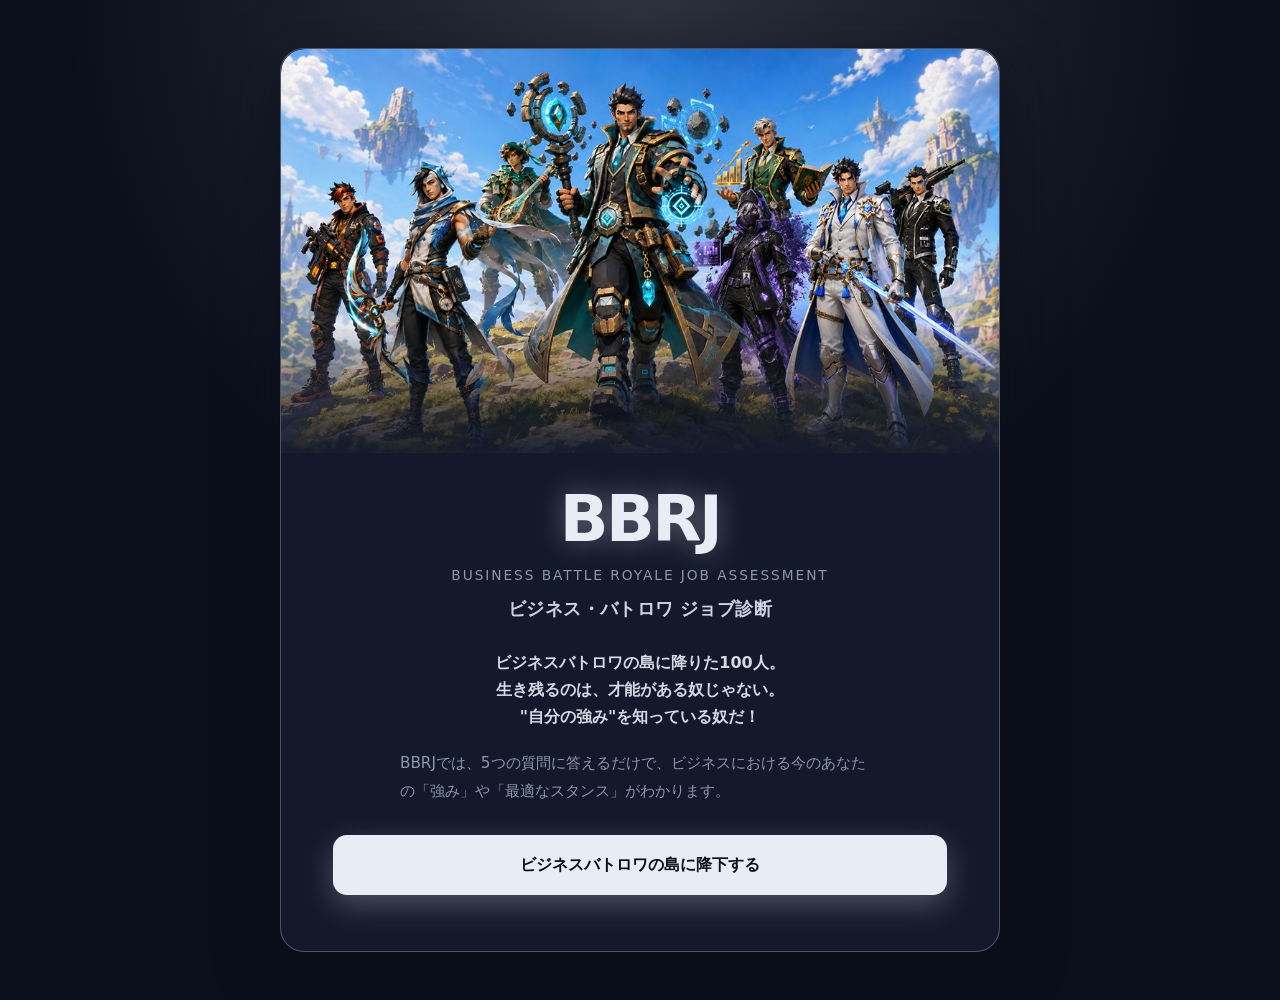
<file: index.html>
<!doctype html>
<html lang="ja">
<head>
  <meta charset="utf-8">
  <meta name="viewport" content="width=device-width, initial-scale=1">
  <title>ビジネス・バトロワ ジョブ診断</title>
  <meta name="description" content="ビジネスバトロワの島に降りた100人。生き残るのは、才能がある奴じゃない。&quot;自分の強み&quot;を知っている奴だ！5問であなたのジョブを確定する。">
  <meta property="og:type" content="website">
  <meta property="og:title" content="ビジネス・バトロワ ジョブ診断">
  <meta property="og:description" content="ビジネスバトロワの島に降りた100人。生き残るのは、才能がある奴じゃない。&quot;自分の強み&quot;を知っている奴だ！5問であなたのジョブを確定する。">
  <meta property="og:image" content="/assets/ogp/quiz.png">
  <meta name="twitter:card" content="summary_large_image">
  <link rel="stylesheet" href="theme.css">
  <style>
    *,
    *::before,
    *::after {
      box-sizing: border-box;
    }

    html {
      color-scheme: dark;
      scroll-behavior: smooth;
    }

    body {
      min-width: 320px;
      min-height: 100vh;
      min-height: 100svh;
      margin: 0;
      color: var(--fg);
      background:
        radial-gradient(circle at 50% 0%, color-mix(in srgb, var(--job-accent), transparent 84%), transparent 36rem),
        var(--bg);
      font-family: system-ui, -apple-system, BlinkMacSystemFont, "Segoe UI", sans-serif;
      line-height: 1.7;
      transition: background-color 240ms ease;
    }

    button,
    a,
    input {
      font: inherit;
    }

    button,
    a {
      -webkit-tap-highlight-color: transparent;
    }

    button {
      color: inherit;
    }

    [hidden] {
      display: none !important;
    }

    .app-shell {
      width: min(100% - 32px, 720px);
      min-height: 100vh;
      min-height: 100svh;
      margin-inline: auto;
      padding: 24px 0 40px;
      display: grid;
      align-items: center;
    }

    .screen {
      width: 100%;
      animation: screen-in 260ms ease-out both;
    }

    .panel {
      border: 1px solid color-mix(in srgb, var(--job-accent), transparent 72%);
      border-radius: 24px;
      background: color-mix(in srgb, var(--surface), transparent 4%);
      box-shadow: 0 18px 60px color-mix(in srgb, var(--bg), transparent 20%);
    }

    .eyebrow {
      margin: 0 0 10px;
      color: var(--job-accent);
      font-size: 0.76rem;
      font-weight: 800;
      letter-spacing: 0.18em;
      text-transform: uppercase;
    }

    .start-card {
      padding: 0 clamp(22px, 7vw, 52px) clamp(28px, 8vw, 56px);
      text-align: center;
      overflow: hidden;
    }

    .start-hero {
      margin-left: calc(-1 * clamp(22px, 7vw, 52px));
      margin-right: calc(-1 * clamp(22px, 7vw, 52px));
      margin-bottom: clamp(20px, 5vw, 32px);
      border-radius: 24px 24px 0 0;
      aspect-ratio: 16 / 9;
      background-image:
        linear-gradient(to bottom, transparent 68%, color-mix(in srgb, var(--surface), transparent 4%) 100%),
        url('assets/hero.jpg');
      background-size: cover;
      background-position: center 26%;
    }

    .start-card h1 {
      margin: 0;
      font-size: clamp(2rem, 9vw, 4rem);
      line-height: 1.08;
      letter-spacing: -0.04em;
    }

    .start-copy {
      max-width: 35rem;
      margin: 24px auto 0;
      color: color-mix(in srgb, var(--fg), var(--muted) 22%);
      font-weight: 650;
    }

    .brand-logo {
      margin: 4px 0 0;
      font-size: clamp(3.2rem, 15vw, 5.8rem);
      font-weight: 800;
      line-height: 1;
      letter-spacing: 0.04em;
      color: var(--fg);
      text-shadow: 0 0 28px color-mix(in srgb, var(--fg), transparent 62%);
    }

    .brand-full {
      margin: 10px 0 0;
      color: var(--muted);
      font-size: clamp(0.68rem, 2.6vw, 0.86rem);
      letter-spacing: 0.14em;
      text-transform: uppercase;
    }

    .brand-jp {
      margin: 6px 0 0;
      color: color-mix(in srgb, var(--fg), var(--muted) 30%);
      font-size: clamp(0.95rem, 3.6vw, 1.15rem);
      font-weight: 700;
      letter-spacing: 0.02em;
    }

    .start-benefit {
      max-width: 30rem;
      margin: 20px auto 0;
      color: var(--muted);
      font-size: clamp(0.86rem, 3vw, 0.95rem);
      line-height: 1.8;
      text-align: left;
    }

    .primary-button {
      width: 100%;
      min-height: 60px;
      margin-top: 30px;
      padding: 15px 24px;
      border: 0;
      border-radius: 14px;
      color: var(--bg);
      background: var(--job-accent);
      font-weight: 850;
      text-decoration: none;
      cursor: pointer;
      display: inline-flex;
      align-items: center;
      justify-content: center;
      box-shadow: 0 10px 30px color-mix(in srgb, var(--job-accent), transparent 72%);
      transition: transform 160ms ease, box-shadow 160ms ease;
    }

    .primary-button:hover {
      transform: translateY(-2px);
      box-shadow: 0 14px 34px color-mix(in srgb, var(--job-accent), transparent 64%);
    }

    .primary-button:active {
      transform: translateY(0);
    }

    :focus-visible {
      outline: 3px solid var(--job-accent);
      outline-offset: 4px;
    }

    .quiz-card {
      padding: clamp(22px, 6vw, 40px);
    }

    .progress-row {
      display: flex;
      align-items: center;
      gap: 14px;
      margin-bottom: 28px;
    }

    .progress-label {
      flex: 0 0 auto;
      margin: 0;
      color: var(--job-accent);
      font-size: 0.82rem;
      font-weight: 800;
      letter-spacing: 0.08em;
    }

    .progress-track {
      height: 7px;
      flex: 1;
      overflow: hidden;
      border-radius: 999px;
      background: color-mix(in srgb, var(--muted), transparent 78%);
    }

    .progress-bar {
      height: 100%;
      border-radius: inherit;
      background: var(--job-accent);
      transition: width 220ms ease;
    }

    .question-text {
      margin: 0;
      font-size: clamp(1.35rem, 5.8vw, 2rem);
      line-height: 1.45;
      letter-spacing: -0.02em;
    }

    .choices {
      display: grid;
      gap: 12px;
      margin-top: 28px;
    }

    .choice-button {
      width: 100%;
      min-height: 68px;
      padding: 16px;
      border: 1px solid color-mix(in srgb, var(--muted), transparent 66%);
      border-radius: 14px;
      color: var(--fg);
      background: color-mix(in srgb, var(--surface), var(--bg) 18%);
      text-align: left;
      cursor: pointer;
      display: grid;
      grid-template-columns: 34px 1fr;
      gap: 12px;
      align-items: start;
      transition: border-color 150ms ease, transform 150ms ease, background-color 150ms ease;
    }

    @media (hover: hover) and (pointer: fine) {
      .choice-button:hover {
        border-color: var(--job-accent);
        background: color-mix(in srgb, var(--job-accent), var(--surface) 92%);
        transform: translateY(-1px);
      }
    }

    .question-text:focus {
      outline: none;
    }

    .choice-label {
      width: 32px;
      height: 32px;
      border: 1px solid color-mix(in srgb, var(--job-accent), transparent 50%);
      border-radius: 9px;
      color: var(--job-accent);
      font-weight: 900;
      display: grid;
      place-items: center;
    }

    .choice-text {
      padding-top: 2px;
      line-height: 1.55;
    }

    .result-card {
      overflow: hidden;
    }

    .result-hero {
      padding: clamp(22px, 6vw, 42px);
      text-align: center;
      border-bottom: 1px solid color-mix(in srgb, var(--job-accent), transparent 76%);
      background: linear-gradient(180deg, color-mix(in srgb, var(--job-accent), transparent 88%), transparent);
    }

    .job-visual {
      width: min(46vw, 190px);
      aspect-ratio: 1;
      margin: 2px auto 18px;
      overflow: hidden;
      border: 2px solid var(--job-accent);
      border-radius: 22px;
      background: var(--bg);
      display: grid;
      place-items: center;
      box-shadow: 0 12px 34px color-mix(in srgb, var(--job-accent), transparent 76%);
    }

    .job-visual img {
      width: 100%;
      height: 100%;
      object-fit: cover;
      grid-area: 1 / 1;
    }

    .job-emoji {
      grid-area: 1 / 1;
      font-size: clamp(4rem, 20vw, 7rem);
    }

    .job-name {
      margin: 0;
      color: var(--job-accent);
      font-size: clamp(1.8rem, 8vw, 3.2rem);
      line-height: 1.16;
      letter-spacing: -0.04em;
    }

    .job-english {
      margin: 8px 0 0;
      color: var(--muted);
      font-size: 0.85rem;
      font-weight: 750;
      letter-spacing: 0.1em;
    }

    .job-catch {
      max-width: 34rem;
      margin: 20px auto 0;
      font-size: clamp(1rem, 4.6vw, 1.3rem);
      font-weight: 800;
      line-height: 1.55;
    }

    .result-body {
      padding: clamp(22px, 6vw, 42px);
    }

    .section-title {
      margin: 0 0 18px;
      font-size: 1.12rem;
    }

    .meter-list {
      display: grid;
      gap: 12px;
    }

    .meter-row {
      display: grid;
      grid-template-columns: 5.2em 1fr 1.5em;
      gap: 10px;
      align-items: center;
    }

    .meter-label,
    .meter-value {
      font-size: 0.86rem;
      font-weight: 800;
    }

    .meter-value {
      color: var(--job-accent);
      text-align: right;
    }

    .meter-track {
      height: 12px;
      overflow: hidden;
      border-radius: 999px;
      background: color-mix(in srgb, var(--muted), transparent 82%);
    }

    .meter-fill {
      height: 100%;
      border-radius: inherit;
      background: var(--job-accent);
      transform-origin: left;
      animation: meter-grow 520ms ease-out both;
    }

    .result-copy {
      margin: 26px 0 0;
      padding-top: 24px;
      border-top: 1px solid color-mix(in srgb, var(--muted), transparent 78%);
      color: color-mix(in srgb, var(--fg), var(--muted) 18%);
    }

    .cta-stack {
      margin-top: 28px;
    }

    .share-bar {
      width: 100%;
      min-height: 48px;
      margin-top: 12px;
      border: 1px solid color-mix(in srgb, var(--job-accent), transparent 56%);
      border-radius: 12px;
      color: var(--fg);
      background: transparent;
      font-weight: 750;
      cursor: pointer;
    }

    .text-action {
      padding: 0;
      border: 0;
      color: var(--muted);
      background: none;
      text-decoration: underline;
      text-underline-offset: 4px;
      cursor: pointer;
    }

    .line-link {
      display: block;
      width: 100%;
      margin: 18px 0 0;
      color: var(--job-accent);
      text-align: center;
      font-size: 0.9rem;
    }

    .retry-link {
      display: block;
      margin: 18px auto 0;
      font-size: 0.84rem;
    }

    .pc-line-help {
      display: none;
      margin-top: 20px;
      padding: 18px;
      border: 1px solid color-mix(in srgb, var(--muted), transparent 74%);
      border-radius: 14px;
      text-align: center;
    }

    .pc-line-help img {
      width: 140px;
      height: 140px;
      object-fit: contain;
      margin-top: 10px;
      background: var(--fg);
    }

    .pc-line-help p {
      margin: 8px 0 0;
      color: var(--muted);
      font-size: 0.84rem;
    }

    .pc-job-name {
      color: var(--job-accent);
      font-size: 1.15rem;
      font-weight: 900;
    }

    .fallback-dialog {
      position: fixed;
      inset: 0;
      z-index: 10;
      padding: 20px;
      background: color-mix(in srgb, var(--bg), transparent 8%);
      display: grid;
      place-items: center;
    }

    .fallback-card {
      width: min(100%, 440px);
      padding: 24px;
    }

    .fallback-card h2 {
      margin: 0;
      font-size: 1.3rem;
    }

    .fallback-card p {
      color: var(--muted);
    }

    .fallback-input {
      width: 100%;
      padding: 14px;
      border: 1px solid var(--job-accent);
      border-radius: 10px;
      color: var(--fg);
      background: var(--bg);
      font-weight: 850;
      text-align: center;
    }

    .fallback-actions {
      display: grid;
      gap: 12px;
      margin-top: 16px;
    }

    .fallback-actions .primary-button {
      margin-top: 0;
    }

    .fallback-close {
      margin-inline: auto;
    }

    .pulse {
      animation: pulse 760ms ease-out 2;
    }

    @media (max-width: 479px) {
      .result-hero {
        padding: 18px 22px;
      }

      .job-visual {
        width: min(34vw, 150px);
        margin-bottom: 10px;
        border-radius: 16px;
      }

      .job-english {
        margin-top: 4px;
      }

      .job-catch {
        margin-top: 12px;
      }

      .result-body {
        padding: 18px 22px 24px;
      }

      .section-title {
        margin-bottom: 12px;
      }

      .meter-list {
        gap: 8px;
      }

      .result-copy {
        margin-top: 16px;
        padding-top: 14px;
        line-height: 1.55;
      }

      .cta-stack {
        margin-top: 18px;
      }
    }

    @media (min-width: 720px) {
      .app-shell {
        padding-block: 48px;
      }

      .pc-line-help {
        display: block;
      }

      .choices {
        gap: 14px;
      }
    }

    @media (prefers-reduced-motion: reduce) {
      *,
      *::before,
      *::after {
        scroll-behavior: auto !important;
        animation-duration: 0.01ms !important;
        animation-iteration-count: 1 !important;
        transition-duration: 0.01ms !important;
      }
    }

    @keyframes screen-in {
      from { opacity: 0; transform: translateY(10px); }
      to { opacity: 1; transform: translateY(0); }
    }

    @keyframes meter-grow {
      from { transform: scaleX(0); }
      to { transform: scaleX(1); }
    }

    @keyframes pulse {
      50% {
        transform: scale(1.025);
        box-shadow: 0 0 0 8px color-mix(in srgb, var(--job-accent), transparent 78%);
      }
    }

    /* ===== ルーレット確定演出 ===== */
    .roulette-screen {
      display: flex;
      align-items: center;
      justify-content: center;
      min-height: 60vh;
    }

    .roulette-stage {
      display: flex;
      flex-direction: column;
      align-items: center;
      gap: 20px;
      text-align: center;
    }

    .roulette-eyebrow {
      font-size: 0.8rem;
      letter-spacing: 0.28em;
      color: var(--muted);
      margin: 0;
    }

    .roulette-slot {
      font-size: clamp(72px, 22vw, 128px);
      line-height: 1;
      filter: drop-shadow(0 0 24px color-mix(in srgb, var(--job-accent), transparent 55%));
      transition: transform 120ms ease;
      position: relative;
    }

    /* 確定直前のタメ：一瞬グッと縮んでから弾ける */
    .roulette-slot.is-holding {
      transform: scale(0.82);
      transition: transform 240ms cubic-bezier(0.5, 0, 0.75, 0);
    }

    .roulette-slot.is-settling {
      animation: slot-pop 520ms cubic-bezier(0.2, 1.5, 0.35, 1) both;
    }

    /* 確定の瞬間に色リングが弾ける（正円） */
    .roulette-slot.is-settling::after {
      content: '';
      position: absolute;
      top: 50%;
      left: 50%;
      width: 1em;
      height: 1em;
      margin: -0.5em 0 0 -0.5em;
      border-radius: 50%;
      border: 3px solid var(--job-accent);
      opacity: 0;
      animation: ring-burst 620ms ease-out both;
    }

    @keyframes slot-pop {
      0%   { transform: scale(0.7); }
      55%  { transform: scale(1.32); }
      78%  { transform: scale(0.94); }
      100% { transform: scale(1); }
    }

    @keyframes ring-burst {
      0%   { transform: scale(0.8); opacity: 0.9; }
      100% { transform: scale(2.6); opacity: 0; }
    }

    .roulette-confirm {
      font-size: 0.9rem;
      letter-spacing: 0.28em;
      font-weight: 700;
      color: var(--job-accent);
      margin: 0;
      animation: confirm-in 320ms ease-out both;
    }

    .roulette-name {
      font-size: clamp(1.5rem, 6vw, 2.4rem);
      font-weight: 800;
      color: var(--fg);
      margin: 0;
      animation: confirm-in 420ms ease-out both;
    }

    @keyframes confirm-in {
      from { opacity: 0; transform: translateY(8px); }
      to   { opacity: 1; transform: translateY(0); }
    }

    @media (prefers-reduced-motion: reduce) {
      .roulette-slot,
      .roulette-slot.is-holding,
      .roulette-slot.is-settling,
      .roulette-slot.is-settling::after,
      .roulette-confirm,
      .roulette-name {
        animation: none !important;
        transition: none !important;
      }
    }
  </style>
</head>
<body>
  <main class="app-shell">
    <section id="startScreen" class="screen" aria-labelledby="startTitle">
      <div class="panel start-card">
        <div class="start-hero" role="img" aria-label="ビジネス・バトロワの島に集う8人のジョブ"></div>
        <h1 id="startTitle" class="brand-logo">BBRJ</h1>
        <p class="brand-full">Business Battle Royale Job Assessment</p>
        <p class="brand-jp">ビジネス・バトロワ ジョブ診断</p>
        <p class="start-copy">ビジネスバトロワの島に降りた100人。<br>生き残るのは、才能がある奴じゃない。<br><strong>"自分の強み"を知っている奴だ！</strong></p>
        <p class="start-benefit">BBRJでは、5つの質問に答えるだけで、ビジネスにおける今のあなたの「強み」や「最適なスタンス」がわかります。</p>
        <button id="startButton" class="primary-button" type="button">ビジネスバトロワの島に降下する</button>
      </div>
    </section>

    <section id="quizScreen" class="screen" aria-labelledby="questionText" hidden>
      <div class="panel quiz-card">
        <div class="progress-row" aria-label="診断の進行状況">
          <p id="progressLabel" class="progress-label">Q1 / 5</p>
          <div class="progress-track" aria-hidden="true">
            <div id="progressBar" class="progress-bar"></div>
          </div>
        </div>
        <h2 id="questionText" class="question-text" tabindex="-1"></h2>
        <div id="choices" class="choices"></div>
      </div>
    </section>

    <section id="rouletteScreen" class="screen roulette-screen" aria-live="polite" hidden>
      <div class="roulette-stage">
        <p class="roulette-eyebrow">JOB SCANNING...</p>
        <div id="rouletteSlot" class="roulette-slot" aria-hidden="true">🔫</div>
        <p id="rouletteConfirm" class="roulette-confirm" hidden>JOB CONFIRMED</p>
        <p id="rouletteName" class="roulette-name" hidden></p>
      </div>
    </section>
  </main>

  <script src="report/report.js"></script>
  <script>
    const QUESTIONS = [
      {
        id: 'q1',
        text: '最初の武器（ビジネスアイデア）を選ぶ基準は？',
        choices: [
          { label: 'A', meter: 'archer', text: 'すでに市場で売れている「王道の武器」をベースに、勝てる確率が高い領域をモデリングする' },
          { label: 'B', meter: 'sword',  text: '誰も真似できないレベルまで自分が研ぎ澄ませられる「伝説の職人武器（専門領域）」を育てる' },
          { label: 'C', meter: 'sniper', text: '徹底的に敵（競合）を分析し、一撃で急所を突く「スナイパーライフル（一発必中）」を仕込む' },
          { label: 'D', meter: 'gunner', text: 'あれこれ悩むより、手元にある複数の武器を投げてみて、当たったものを主力にする（量重視）' },
        ],
      },
      {
        id: 'q2',
        text: '限られた最初のゴールド（時間と資金）をどう配分する？',
        choices: [
          { label: 'A', meter: 'golem',  text: '自分が動かなくても自動で攻撃してくれる「ゴーレム（ツール・AI・外注）」の仕組み化に投資する' },
          { label: 'B', meter: 'sage',   text: '派手な魔法は使わず、毎日の素振りのように「日課のルーティン」を淡々と積み上げる' },
          { label: 'C', meter: 'archer', text: 'すでに強いパーティー（成功している人、影響力のある組織）のサポーターになり、関係性を築く' },
          { label: 'D', meter: 'shape',  text: '状況は常に変わるので、ゴールドをガチガチに固定せず、いつでもルート変更できる「余白」を残す' },
        ],
      },
      {
        id: 'q3',
        text: '旅の途中で「予想外のモンスター（市場の変化やトラブル）」に遭遇した時、どう動く？',
        choices: [
          { label: 'A', meter: 'gunner', text: '「いい経験値（実験データ）が手に入った」と捉え、すぐに次の検証（行動）へ切り替える' },
          { label: 'B', meter: 'sword',  text: '「このモンスターの生態に、新しいビジネスのヒントはないか？」と、さらに専門的に深掘りする' },
          { label: 'C', meter: 'sniper', text: '「事前の索敵が甘かった」と反省し、データを集め直して、失敗確率をゼロに近づける作戦を再構築する' },
          { label: 'D', meter: 'shape',  text: '「風向きが変わった」と割り切り、過去のこだわりを捨てて、今一番波が来ている方向へ姿を変える' },
        ],
      },
      {
        id: 'q4',
        text: 'パーティー（チーム）を組む時のあなたの理想のスタンスは？',
        choices: [
          { label: 'A', meter: 'bard',   text: '自分が前に出るのではなく、優秀な仲間たちが輝ける環境を作る「名将（プロデューサー）」になりたい' },
          { label: 'B', meter: 'gunner', text: '圧倒的な戦闘力を自らが見せつけ、背中で語る「勇者（圧倒的行動プレイヤー）」でありたい' },
          { label: 'C', meter: 'archer', text: 'トップランナーの「頼れる右腕」になるか、勝っているギルドと強力な同盟（補完関係）を結びたい' },
          { label: 'D', meter: 'golem',  text: '仲間集めや管理にリソースを割くより、AI・ツール・自動システムを"設計する"ことで、ソロプレナーとして一人でも大きな成果を生む仕組みを作りたい' },
        ],
      },
      {
        id: 'q5',
        text: 'あなたが最も「脳内報酬（脳の快感・モチベーション）」を得る瞬間は？',
        choices: [
          { label: 'A', meter: 'golem',  text: '自分が作った自動トラップ（仕組み）がハマり、自分が寝ていても経験値やゴールド（売上）が入るとき' },
          { label: 'B', meter: 'sword',  text: '誰にも負けない独自の魔法（スキル）を習得し、顧客から「あなたでなければダメだ」と指名されたとき' },
          { label: 'C', meter: 'sage',   text: '1年、3年と続けてきた日課の積み上げが、巨大な城（信頼・コンテンツ資産）に育ってきたと実感したとき' },
          { label: 'D', meter: 'bard',   text: '利害関係を超えて仲間と深い信頼関係で繋がり、みんなで一緒にボスを倒して（目標達成）喜び合えるとき' },
        ],
      },
    ];

    // 検算スクリプト用の参照。加点先はQUESTIONSから生成し、二重定義しない。
    const MAP = {
      ...Object.fromEntries(QUESTIONS.map((question) => [
        question.id,
        Object.fromEntries(question.choices.map((choice) => [choice.label, choice.meter])),
      ])),
    };

    const METERS   = ['gunner','sniper','golem','sword','archer','sage','shape','bard'];
    const PRIORITY = ['shape','bard','sniper','sage','gunner','golem','sword','archer'];

    function createScores() {
      return METERS.reduce((acc, k) => (acc[k] = 0, acc), {});
    }

    function decideJob(scores) {
      for (const k of METERS) {
        if (typeof scores[k] !== 'number') {
          throw new Error(`scores["${k}"] が未初期化です。createScores() を使ってください。`);
        }
      }
      let best = PRIORITY[0];
      for (const key of PRIORITY) {
        if (scores[key] > scores[best]) best = key;
      }
      return best;
    }

    const startScreen = document.querySelector('#startScreen');
    const quizScreen = document.querySelector('#quizScreen');
    const startButton = document.querySelector('#startButton');
    const progressLabel = document.querySelector('#progressLabel');
    const progressBar = document.querySelector('#progressBar');
    const questionText = document.querySelector('#questionText');
    const choices = document.querySelector('#choices');
    const rouletteScreen = document.querySelector('#rouletteScreen');
    const rouletteSlot = document.querySelector('#rouletteSlot');
    const rouletteConfirm = document.querySelector('#rouletteConfirm');
    const rouletteName = document.querySelector('#rouletteName');

    let scores = createScores();
    let currentQuestion = 0;
    let currentJob = null;
    let acceptingAnswer = true;

    function showScreen(screen) {
      startScreen.hidden = screen !== startScreen;
      quizScreen.hidden = screen !== quizScreen;
      rouletteScreen.hidden = screen !== rouletteScreen;
      window.scrollTo({ top: 0, behavior: 'smooth' });
    }

    function startQuiz() {
      scores = createScores();
      currentQuestion = 0;
      currentJob = null;
      acceptingAnswer = true;
      delete document.body.dataset.job;
      gtag('event', 'quiz_start');
      showScreen(quizScreen);
      renderQuestion();
    }

    function renderQuestion() {
      const question = QUESTIONS[currentQuestion];
      progressLabel.textContent = `Q${currentQuestion + 1} / ${QUESTIONS.length}`;
      progressBar.style.width = `${((currentQuestion + 1) / QUESTIONS.length) * 100}%`;
      questionText.textContent = question.text;
      choices.replaceChildren();

      for (const choice of question.choices) {
        const button = document.createElement('button');
        const label = document.createElement('span');
        const text = document.createElement('span');
        button.type = 'button';
        button.className = 'choice-button';
        label.className = 'choice-label';
        text.className = 'choice-text';
        label.textContent = choice.label;
        text.textContent = choice.text;
        button.append(label, text);
        button.addEventListener('click', () => answerQuestion(choice));
        choices.append(button);
      }

      acceptingAnswer = true;
      questionText.focus();
    }

    function answerQuestion(choice) {
      if (!acceptingAnswer) return;
      acceptingAnswer = false;
      scores[choice.meter] += 1;
      gtag('event', `quiz_q${currentQuestion + 1}`);
      currentQuestion += 1;

      if (currentQuestion < QUESTIONS.length) {
        renderQuestion();
        return;
      }

      showResult();
    }

    // 演出用：全ジョブの絵文字（スロットで回す。順序は演出上の見た目のみ）
    const ROULETTE_EMOJIS = Object.values(JOBS).map((job) => job.emoji);

    const prefersReducedMotion =
      window.matchMedia && window.matchMedia('(prefers-reduced-motion: reduce)').matches;

    function goToReport() {
      window.location.href = `report/${currentJob}.html`;
    }

    function showResult() {
      currentJob = decideJob(scores);
      const job = JOBS[currentJob];
      document.body.dataset.job = currentJob;
      gtag('event', 'result_view', { job_type: currentJob });

      // 演出をスキップする設定なら即遷移
      if (prefersReducedMotion) {
        goToReport();
        return;
      }

      rouletteConfirm.hidden = true;
      rouletteName.hidden = true;
      rouletteSlot.classList.remove('is-settling');
      rouletteSlot.textContent = ROULETTE_EMOJIS[0];
      showScreen(rouletteScreen);
      runRoulette(job);
    }

    function runRoulette(job) {
      let ticks = 0;
      const totalTicks = 26;   // 切り替え回数
      let delay = 55;          // 初期スピード（ms）

      function tick() {
        rouletteSlot.textContent =
          ROULETTE_EMOJIS[Math.floor(Math.random() * ROULETTE_EMOJIS.length)];
        ticks += 1;

        if (ticks >= totalTicks) {
          // --- 確定直前のタメ（最後にワンテンポ止める）---
          rouletteSlot.classList.add('is-holding');
          window.setTimeout(confirmJob, 260);
          return;
        }

        // 後半になるほど減速（ただし効きは控えめにして間延びを防ぐ）
        if (ticks > totalTicks * 0.55) delay += 20;
        window.setTimeout(tick, delay);
      }

      function confirmJob() {
        rouletteSlot.classList.remove('is-holding');
        rouletteSlot.textContent = job.emoji;
        rouletteSlot.classList.add('is-settling');
        rouletteConfirm.hidden = false;
        rouletteName.hidden = false;
        rouletteName.textContent = job.name;
        window.setTimeout(goToReport, 1300); // 余韻を見せてから遷移
      }

      tick();
    }

    startButton.addEventListener('click', startQuiz);

    initAnalytics();
  </script>
</body>
</html>
</file>
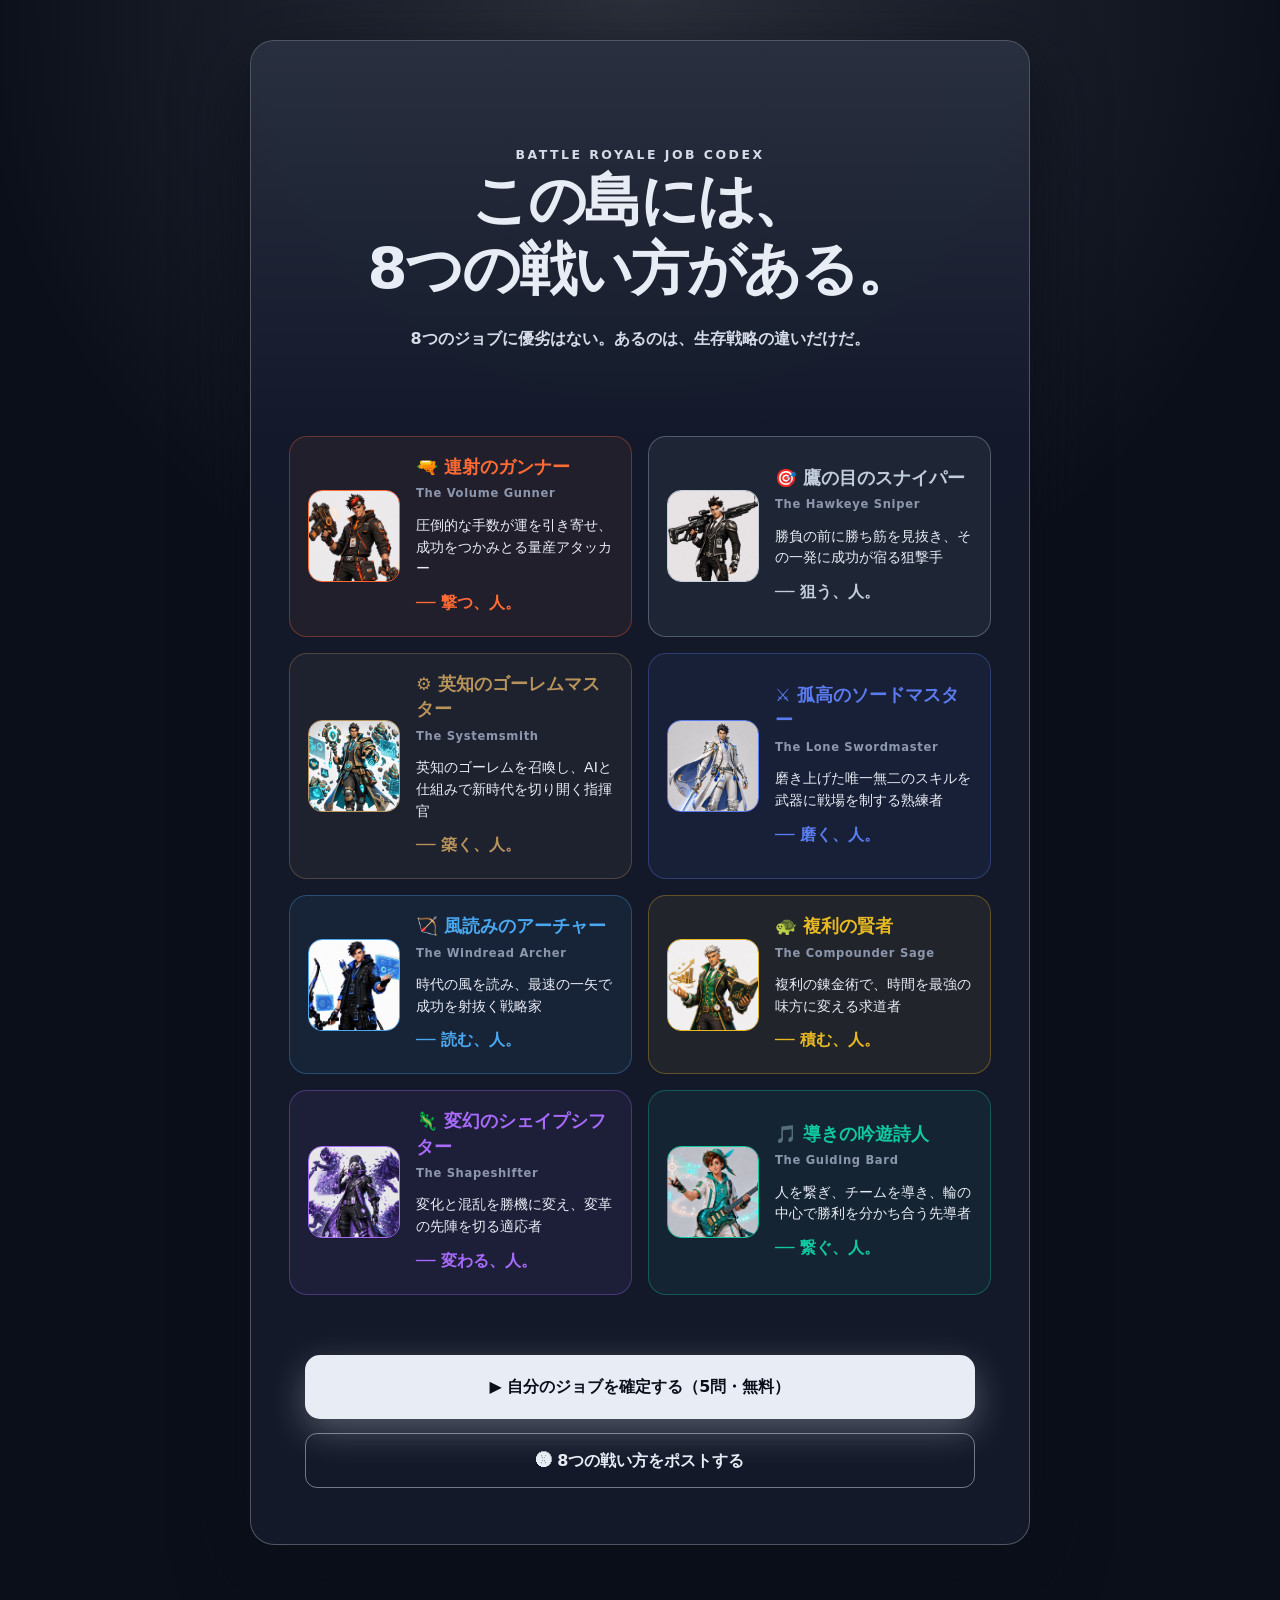
<file: report/index.html>
<!doctype html>
<html lang="ja">
<head>
  <meta charset="utf-8">
  <meta name="viewport" content="width=device-width, initial-scale=1">
  <title>ビジネス・バトロワ 8ジョブ図鑑</title>
  <meta name="description" content="この島には、8つの戦い方がある。8つのジョブに優劣はない。あるのは、生存戦略の違いだけだ。">
  <meta property="og:type" content="website">
  <meta property="og:title" content="ビジネス・バトロワ 8ジョブ図鑑">
  <meta property="og:description" content="この島には、8つの戦い方がある。8つのジョブに優劣はない。あるのは、生存戦略の違いだけだ。">
  <meta property="og:image" content="/assets/ogp/codex.png">
  <meta name="twitter:card" content="summary_large_image">
  <link rel="stylesheet" href="../theme.css">
  <link rel="stylesheet" href="report.css">
</head>
<body class="codex-page">
  <main class="report-shell">
    <div class="report-card">
      <header class="codex-header">
        <p class="eyebrow">BATTLE ROYALE JOB CODEX</p>
        <h1>この島には、<br>8つの戦い方がある。</h1>
        <p>8つのジョブに優劣はない。あるのは、生存戦略の違いだけだ。</p>
      </header>

      <section class="job-grid" aria-label="8つのジョブ">
        <article class="job-card" data-job="gunner">
          <a class="job-card-link" data-to-job="gunner" href="gunner.html">
            <div class="job-card-visual" aria-hidden="true">
              <span class="job-card-fallback">🔫</span>
              <img class="job-card-image" src="../assets/job/gunner.jpg" alt="">
            </div>
            <div>
              <h2>🔫 連射のガンナー</h2>
              <p class="job-card-english">The Volume Gunner</p>
              <p class="job-card-lead">圧倒的な手数が運を引き寄せ、成功をつかみとる量産アタッカー</p>
              <p class="job-card-verb">── 撃つ、人。</p>
            </div>
          </a>
        </article>

        <article class="job-card" data-job="sniper">
          <a class="job-card-link" data-to-job="sniper" href="sniper.html">
            <div class="job-card-visual" aria-hidden="true">
              <span class="job-card-fallback">🎯</span>
              <img class="job-card-image" src="../assets/job/sniper.jpg" alt="">
            </div>
            <div>
              <h2>🎯 鷹の目のスナイパー</h2>
              <p class="job-card-english">The Hawkeye Sniper</p>
              <p class="job-card-lead">勝負の前に勝ち筋を見抜き、その一発に成功が宿る狙撃手</p>
              <p class="job-card-verb">── 狙う、人。</p>
            </div>
          </a>
        </article>

        <article class="job-card" data-job="golem">
          <a class="job-card-link" data-to-job="golem" href="golem.html">
            <div class="job-card-visual" aria-hidden="true">
              <span class="job-card-fallback">⚙️</span>
              <img class="job-card-image" src="../assets/job/golem.jpg" alt="">
            </div>
            <div>
              <h2>⚙️ 英知のゴーレムマスター</h2>
              <p class="job-card-english">The Systemsmith</p>
              <p class="job-card-lead">英知のゴーレムを召喚し、AIと仕組みで新時代を切り開く指揮官</p>
              <p class="job-card-verb">── 築く、人。</p>
            </div>
          </a>
        </article>

        <article class="job-card" data-job="sword">
          <a class="job-card-link" data-to-job="sword" href="sword.html">
            <div class="job-card-visual" aria-hidden="true">
              <span class="job-card-fallback">⚔️</span>
              <img class="job-card-image" src="../assets/job/sword.jpg" alt="">
            </div>
            <div>
              <h2>⚔️ 孤高のソードマスター</h2>
              <p class="job-card-english">The Lone Swordmaster</p>
              <p class="job-card-lead">磨き上げた唯一無二のスキルを武器に戦場を制する熟練者</p>
              <p class="job-card-verb">── 磨く、人。</p>
            </div>
          </a>
        </article>

        <article class="job-card" data-job="archer">
          <a class="job-card-link" data-to-job="archer" href="archer.html">
            <div class="job-card-visual" aria-hidden="true">
              <span class="job-card-fallback">🏹</span>
              <img class="job-card-image" src="../assets/job/archer.jpg" alt="">
            </div>
            <div>
              <h2>🏹 風読みのアーチャー</h2>
              <p class="job-card-english">The Windread Archer</p>
              <p class="job-card-lead">時代の風を読み、最速の一矢で成功を射抜く戦略家</p>
              <p class="job-card-verb">── 読む、人。</p>
            </div>
          </a>
        </article>

        <article class="job-card" data-job="sage">
          <a class="job-card-link" data-to-job="sage" href="sage.html">
            <div class="job-card-visual" aria-hidden="true">
              <span class="job-card-fallback">🐢</span>
              <img class="job-card-image" src="../assets/job/sage.jpg" alt="">
            </div>
            <div>
              <h2>🐢 複&#21033;の賢者</h2>
              <p class="job-card-english">The Compounder Sage</p>
              <p class="job-card-lead">複&#21033;の錬金術で、時間を最強の味方に変える求道者</p>
              <p class="job-card-verb">── 積む、人。</p>
            </div>
          </a>
        </article>

        <article class="job-card" data-job="shape">
          <a class="job-card-link" data-to-job="shape" href="shape.html">
            <div class="job-card-visual" aria-hidden="true">
              <span class="job-card-fallback">🦎</span>
              <img class="job-card-image" src="../assets/job/shape.jpg" alt="">
            </div>
            <div>
              <h2>🦎 変幻のシェイプシフター</h2>
              <p class="job-card-english">The Shapeshifter</p>
              <p class="job-card-lead">変化と混乱を勝機に変え、変革の先陣を切る適応者</p>
              <p class="job-card-verb">── 変わる、人。</p>
            </div>
          </a>
        </article>

        <article class="job-card" data-job="bard">
          <a class="job-card-link" data-to-job="bard" href="bard.html">
            <div class="job-card-visual" aria-hidden="true">
              <span class="job-card-fallback">🎵</span>
              <img class="job-card-image" src="../assets/job/bard.jpg" alt="">
            </div>
            <div>
              <h2>🎵 導きの吟遊詩人</h2>
              <p class="job-card-english">The Guiding Bard</p>
              <p class="job-card-lead">人を繋ぎ、チームを導き、輪の中心で勝利を分かち合う先導者</p>
              <p class="job-card-verb">── 繋ぐ、人。</p>
            </div>
          </a>
        </article>
      </section>

      <section class="codex-actions" aria-label="診断とシェア">
        <a class="diagnosis-cta" href="../index.html">▶︎ 自分のジョブを確定する（5問・無料）</a>
        <button id="shareButton" class="share-bar" type="button">🅧 8つの戦い方をポストする</button>
      </section>
    </div>
  </main>

  <script src="report.js"></script>
  <script>
    const shareButton = document.querySelector('#shareButton');
    const CODEX_SHARE_TEXT = 'ビジネスの戦い方は、8つある。あなたはどれ？ #ビジネスバトロワ';

    function buildCodexShareUrl() {
      const text = encodeURIComponent(CODEX_SHARE_TEXT);
      const url = encodeURIComponent(new URL('report/', CONFIG.SITE_URL).href);
      return `https://x.com/intent/post?text=${text}&url=${url}`;
    }

    document.querySelectorAll('.job-card-link').forEach((link) => {
      link.addEventListener('click', () => {
        gtag('event', 'job_link_click', {
          to_job: link.dataset.toJob,
          location: 'index',
        });
      });
    });

    document.querySelectorAll('.job-card-image').forEach((image) => {
      const fallback = image.previousElementSibling;
      const syncImage = () => {
        const loaded = image.complete && image.naturalWidth > 0;
        image.hidden = !loaded;
        fallback.hidden = loaded;
      };
      image.addEventListener('load', syncImage);
      image.addEventListener('error', syncImage);
      syncImage();
    });

    shareButton.addEventListener('click', () => {
      gtag('event', 'share_x_click', { job_type: 'index', location: 'index' });
      window.open(buildCodexShareUrl(), 'share_x', 'width=600,height=500,noopener');
    });

    initAnalytics();
    gtag('event', 'codex_view');
  </script>
</body>
</html>
</file>
<file: theme.css>
:root{
  --bg:      #0B0F1A;
  --surface: #141A2B;
  --fg:      #E8ECF5;
  --muted:   #8C97AE;
  --job-accent: #E8ECF5;
}

/* ジョブのアクセント色は、この8行だけに存在する。値は仮。 */
[data-job="gunner"]{ --job-accent:#FF6B35; }
[data-job="sniper"]{ --job-accent:#C2CDDA; }
[data-job="golem"] { --job-accent:#B8935A; }
[data-job="sword"] { --job-accent:#5B7CF0; }
[data-job="archer"]{ --job-accent:#4AA8F0; }
[data-job="sage"]  { --job-accent:#E8B923; }
[data-job="shape"] { --job-accent:#A96BFF; }
[data-job="bard"]  { --job-accent:#10C9A0; }
</file>
<file: report/report.css>
*,
*::before,
*::after {
  box-sizing: border-box;
}

html {
  color-scheme: dark;
  scroll-behavior: smooth;
}

body {
  min-width: 320px;
  min-height: 100vh;
  margin: 0;
  color: var(--fg);
  background:
    radial-gradient(circle at 50% 0%, color-mix(in srgb, var(--job-accent), transparent 85%), transparent 42rem),
    var(--bg);
  font-family: system-ui, -apple-system, BlinkMacSystemFont, "Segoe UI", sans-serif;
  line-height: 1.85;
}

button,
a,
input {
  font: inherit;
}

a {
  color: var(--job-accent);
  text-underline-offset: 4px;
}

button {
  color: inherit;
}

[hidden] {
  display: none !important;
}

:focus-visible {
  outline: 3px solid var(--job-accent);
  outline-offset: 4px;
}

.report-shell {
  width: min(100% - 28px, 780px);
  margin-inline: auto;
  padding: 20px 0 48px;
}

.report-card {
  overflow: hidden;
  border: 1px solid color-mix(in srgb, var(--job-accent), transparent 72%);
  border-radius: 24px;
  background: color-mix(in srgb, var(--surface), transparent 3%);
  box-shadow: 0 22px 70px color-mix(in srgb, var(--bg), transparent 14%);
}

.report-hero {
  min-height: min(720px, 100svh - 40px);
  padding: clamp(28px, 8vw, 58px) clamp(20px, 7vw, 52px);
  display: flex;
  flex-direction: column;
  align-items: center;
  justify-content: center;
  text-align: center;
  background: linear-gradient(180deg, color-mix(in srgb, var(--job-accent), transparent 88%), transparent);
}

.eyebrow {
  margin: 0 0 16px;
  color: var(--job-accent);
  font-size: 0.78rem;
  font-weight: 850;
  letter-spacing: 0.2em;
}

.job-visual {
  width: min(82vw, 600px);
  aspect-ratio: 1;
  margin-bottom: 24px;
  overflow: hidden;
  border: 2px solid var(--job-accent);
  border-radius: 24px;
  background: var(--bg);
  display: grid;
  place-items: center;
  box-shadow: 0 14px 42px color-mix(in srgb, var(--job-accent), transparent 72%);
}

.job-visual img,
.job-visual-fallback {
  grid-area: 1 / 1;
}

.job-visual img {
  width: 100%;
  height: 100%;
  object-fit: cover;
}

.job-visual-fallback {
  font-size: clamp(4rem, 22vw, 8rem);
}

.report-hero h1 {
  margin: 0;
  color: var(--job-accent);
  font-size: clamp(2rem, 9vw, 4rem);
  line-height: 1.15;
  letter-spacing: -0.04em;
}

.job-english {
  margin: 9px 0 0;
  color: var(--muted);
  font-size: 0.88rem;
  font-weight: 750;
  letter-spacing: 0.12em;
}

.job-catch {
  max-width: 36rem;
  margin: 24px auto 0;
  font-size: clamp(1.08rem, 4.8vw, 1.4rem);
  font-weight: 850;
  line-height: 1.6;
}

.report-section {
  padding: clamp(34px, 9vw, 66px) clamp(22px, 7vw, 54px);
  border-top: 1px solid color-mix(in srgb, var(--muted), transparent 78%);
}

.section-heading {
  margin: 0 0 28px;
  font-size: clamp(1.45rem, 6vw, 2.15rem);
  line-height: 1.35;
  letter-spacing: -0.025em;
}

.section-number {
  display: block;
  margin-bottom: 6px;
  color: var(--job-accent);
  font-size: 0.76rem;
  font-weight: 850;
  letter-spacing: 0.14em;
}

.prose p {
  margin: 0;
}

.prose p + p {
  margin-top: 1.35em;
}

.prose strong {
  color: var(--fg);
}

.lead-line {
  color: var(--job-accent);
  font-size: clamp(1.18rem, 5.3vw, 1.55rem);
  font-weight: 900;
  line-height: 1.55;
}

.research-note {
  margin-top: 30px !important;
  padding: 20px;
  border-left: 3px solid var(--job-accent);
  border-radius: 0 12px 12px 0;
  color: color-mix(in srgb, var(--fg), var(--muted) 20%);
  background: color-mix(in srgb, var(--job-accent), transparent 93%);
}

.status-chart {
  display: grid;
  gap: 12px;
  margin-top: 8px;
}

.status-row {
  display: grid;
  grid-template-columns: 5.3em 1fr 1.4em;
  gap: 10px;
  align-items: center;
}

.status-label,
.status-value {
  font-size: 0.86rem;
  font-weight: 850;
}

.status-value {
  color: var(--job-accent);
  text-align: right;
}

.status-track {
  height: 13px;
  overflow: hidden;
  border-radius: 999px;
  background: color-mix(in srgb, var(--muted), transparent 82%);
}

.status-fill {
  height: 100%;
  border-radius: inherit;
  background: var(--job-accent);
  transform-origin: left;
  animation: bar-in 520ms ease-out both;
}

.status-row.is-low {
  color: var(--muted);
}

.status-row.is-low .status-fill {
  opacity: 0.38;
}

.status-note {
  margin: 26px 0 0;
  color: var(--muted);
  font-size: 0.9rem;
}

.status-conclusion {
  margin: 20px 0 0;
  font-weight: 800;
}

.status-next {
  margin: 18px 0 0;
  color: var(--job-accent);
  font-weight: 800;
}

.complement-intro {
  margin: 0 0 24px;
}

.complement-grid {
  display: grid;
  gap: 16px;
}

.complement-card {
  padding: 20px;
  border: 1px solid color-mix(in srgb, var(--job-accent), transparent 74%);
  border-radius: 16px;
  background: color-mix(in srgb, var(--bg), transparent 30%);
}

.complement-card h3 {
  margin: 0;
  font-size: 1.1rem;
  line-height: 1.5;
}

.complement-card p {
  margin: 12px 0 0;
}

.complement-card a {
  display: inline-block;
  margin-top: 14px;
  font-weight: 800;
}

.share-section {
  text-align: center;
}

.share-copy {
  margin: 0;
}

.share-bar {
  width: 100%;
  min-height: 52px;
  margin-top: 18px;
  padding: 12px 18px;
  border: 1px solid color-mix(in srgb, var(--job-accent), transparent 55%);
  border-radius: 12px;
  color: var(--fg);
  background: transparent;
  font-weight: 800;
  cursor: pointer;
}

.codex-link {
  display: inline-block;
  margin-top: 18px;
  color: var(--muted);
  font-size: 0.9rem;
}

.line-section {
  background: linear-gradient(145deg, color-mix(in srgb, var(--job-accent), transparent 90%), transparent);
}

.warning-copy {
  font-size: 1.08rem;
}

.warning-copy strong {
  color: var(--job-accent);
}

.line-cta {
  width: 100%;
  min-height: 66px;
  margin-top: 28px;
  padding: 16px 22px;
  border: 0;
  border-radius: 15px;
  color: var(--bg);
  background: var(--job-accent);
  font-weight: 900;
  line-height: 1.45;
  cursor: pointer;
  box-shadow: 0 12px 36px color-mix(in srgb, var(--job-accent), transparent 68%);
}

.line-subtext,
.line-instruction {
  margin: 16px 0 0;
  color: color-mix(in srgb, var(--fg), var(--muted) 18%);
  font-size: 0.9rem;
}

.pc-line-help {
  display: none;
  margin-top: 24px;
  padding: 20px;
  border: 1px solid color-mix(in srgb, var(--muted), transparent 72%);
  border-radius: 14px;
  text-align: center;
}

.pc-line-help p {
  margin: 0;
  color: var(--muted);
  font-size: 0.88rem;
}

.pc-line-help img {
  width: 150px;
  height: 150px;
  margin: 14px auto;
  object-fit: contain;
  background: var(--fg);
}

.pc-job-name {
  color: var(--job-accent);
  font-size: 1.15rem;
  font-weight: 900;
}

.closing-section {
  text-align: center;
}

.phase-line {
  margin: 0;
  color: var(--job-accent);
  font-size: clamp(1.12rem, 5vw, 1.35rem);
  font-weight: 900;
}

.closing-copy {
  max-width: 36rem;
  margin: 22px auto 0;
  color: color-mix(in srgb, var(--fg), var(--muted) 15%);
}

.retry-link {
  display: inline-block;
  margin-top: 26px;
  color: var(--muted);
}

.fallback-dialog {
  position: fixed;
  inset: 0;
  z-index: 10;
  padding: 20px;
  background: color-mix(in srgb, var(--bg), transparent 8%);
  display: grid;
  place-items: center;
}

.fallback-card {
  width: min(100%, 440px);
  padding: 24px;
  border: 1px solid color-mix(in srgb, var(--job-accent), transparent 62%);
  border-radius: 18px;
  background: var(--surface);
}

.fallback-card h2 {
  margin: 0;
  font-size: 1.3rem;
}

.fallback-card p {
  color: var(--muted);
}

.fallback-input {
  width: 100%;
  padding: 14px;
  border: 1px solid var(--job-accent);
  border-radius: 10px;
  color: var(--fg);
  background: var(--bg);
  font-weight: 850;
  text-align: center;
}

.fallback-actions {
  display: grid;
  gap: 12px;
  margin-top: 16px;
}

.fallback-line-link {
  min-height: 56px;
  padding: 12px 20px;
  border-radius: 12px;
  color: var(--bg);
  background: var(--job-accent);
  font-weight: 900;
  text-decoration: none;
  display: flex;
  align-items: center;
  justify-content: center;
}

.text-button {
  padding: 0;
  border: 0;
  color: var(--muted);
  background: none;
  text-decoration: underline;
  text-underline-offset: 4px;
  cursor: pointer;
}

.fallback-close {
  margin-inline: auto;
}

.pulse {
  animation: pulse 760ms ease-out 2;
}

@media (min-width: 720px) {
  .report-shell {
    padding-block: 40px 70px;
  }

  .complement-grid {
    grid-template-columns: 1fr 1fr;
  }

  .pc-line-help {
    display: block;
  }
}

@media (prefers-reduced-motion: reduce) {
  *,
  *::before,
  *::after {
    scroll-behavior: auto !important;
    animation-duration: 0.01ms !important;
    animation-iteration-count: 1 !important;
    transition-duration: 0.01ms !important;
  }
}

.codex-page .report-card {
  padding-bottom: clamp(30px, 8vw, 56px);
}

.codex-header {
  padding: clamp(42px, 11vw, 82px) clamp(22px, 7vw, 54px);
  text-align: center;
  background: linear-gradient(180deg, color-mix(in srgb, var(--job-accent), transparent 90%), transparent);
}

.codex-header h1 {
  margin: 0;
  font-size: clamp(1.8rem, 8vw, 3.6rem);
  line-height: 1.2;
  letter-spacing: -0.04em;
}

.codex-header p {
  max-width: 38rem;
  margin: 20px auto 0;
  color: color-mix(in srgb, var(--fg), var(--muted) 20%);
  font-weight: 700;
}

.job-grid {
  padding: 0 clamp(18px, 5vw, 38px);
  display: grid;
  gap: 16px;
}

.job-card {
  height: 100%;
}

.job-card-link {
  height: 100%;
  padding: 18px;
  border: 1px solid color-mix(in srgb, var(--job-accent), transparent 68%);
  border-radius: 18px;
  color: var(--fg);
  background: color-mix(in srgb, var(--job-accent), var(--surface) 94%);
  text-decoration: none;
  display: grid;
  grid-template-columns: 92px 1fr;
  gap: 16px;
  align-items: center;
  transition: transform 160ms ease, border-color 160ms ease, box-shadow 160ms ease;
}

.job-card-link:hover {
  border-color: var(--job-accent);
  transform: translateY(-2px);
  box-shadow: 0 12px 32px color-mix(in srgb, var(--job-accent), transparent 82%);
}

.job-card-visual {
  width: 92px;
  aspect-ratio: 1;
  overflow: hidden;
  border: 1px solid var(--job-accent);
  border-radius: 14px;
  background: var(--bg);
  display: grid;
  place-items: center;
}

.job-card-visual img,
.job-card-fallback {
  grid-area: 1 / 1;
}

.job-card-visual img {
  width: 100%;
  height: 100%;
  object-fit: cover;
}

.job-card-fallback {
  font-size: 2.4rem;
}

.job-card h2 {
  margin: 0;
  color: var(--job-accent);
  font-size: 1.1rem;
  line-height: 1.45;
}

.job-card-english {
  margin: 3px 0 0;
  color: var(--muted);
  font-size: 0.72rem;
  font-weight: 750;
  letter-spacing: 0.06em;
}

.job-card-lead {
  margin: 10px 0 0;
  font-size: 0.88rem;
  line-height: 1.55;
}

.job-card-verb {
  margin: 8px 0 0;
  color: var(--job-accent);
  font-weight: 850;
}

.codex-actions {
  padding: clamp(34px, 9vw, 60px) clamp(22px, 7vw, 54px) 0;
  text-align: center;
}

.diagnosis-cta {
  width: 100%;
  min-height: 64px;
  padding: 15px 22px;
  border-radius: 15px;
  color: var(--bg);
  background: var(--job-accent);
  font-weight: 900;
  text-decoration: none;
  display: flex;
  align-items: center;
  justify-content: center;
  box-shadow: 0 12px 36px color-mix(in srgb, var(--job-accent), transparent 70%);
}

.codex-actions .share-bar {
  margin-top: 14px;
}

@media (min-width: 720px) {
  .job-grid {
    grid-template-columns: 1fr 1fr;
  }
}

@keyframes bar-in {
  from { transform: scaleX(0); }
  to { transform: scaleX(1); }
}

@keyframes pulse {
  50% {
    transform: scale(1.02);
    box-shadow: 0 0 0 8px color-mix(in srgb, var(--job-accent), transparent 78%);
  }
}
</file>
